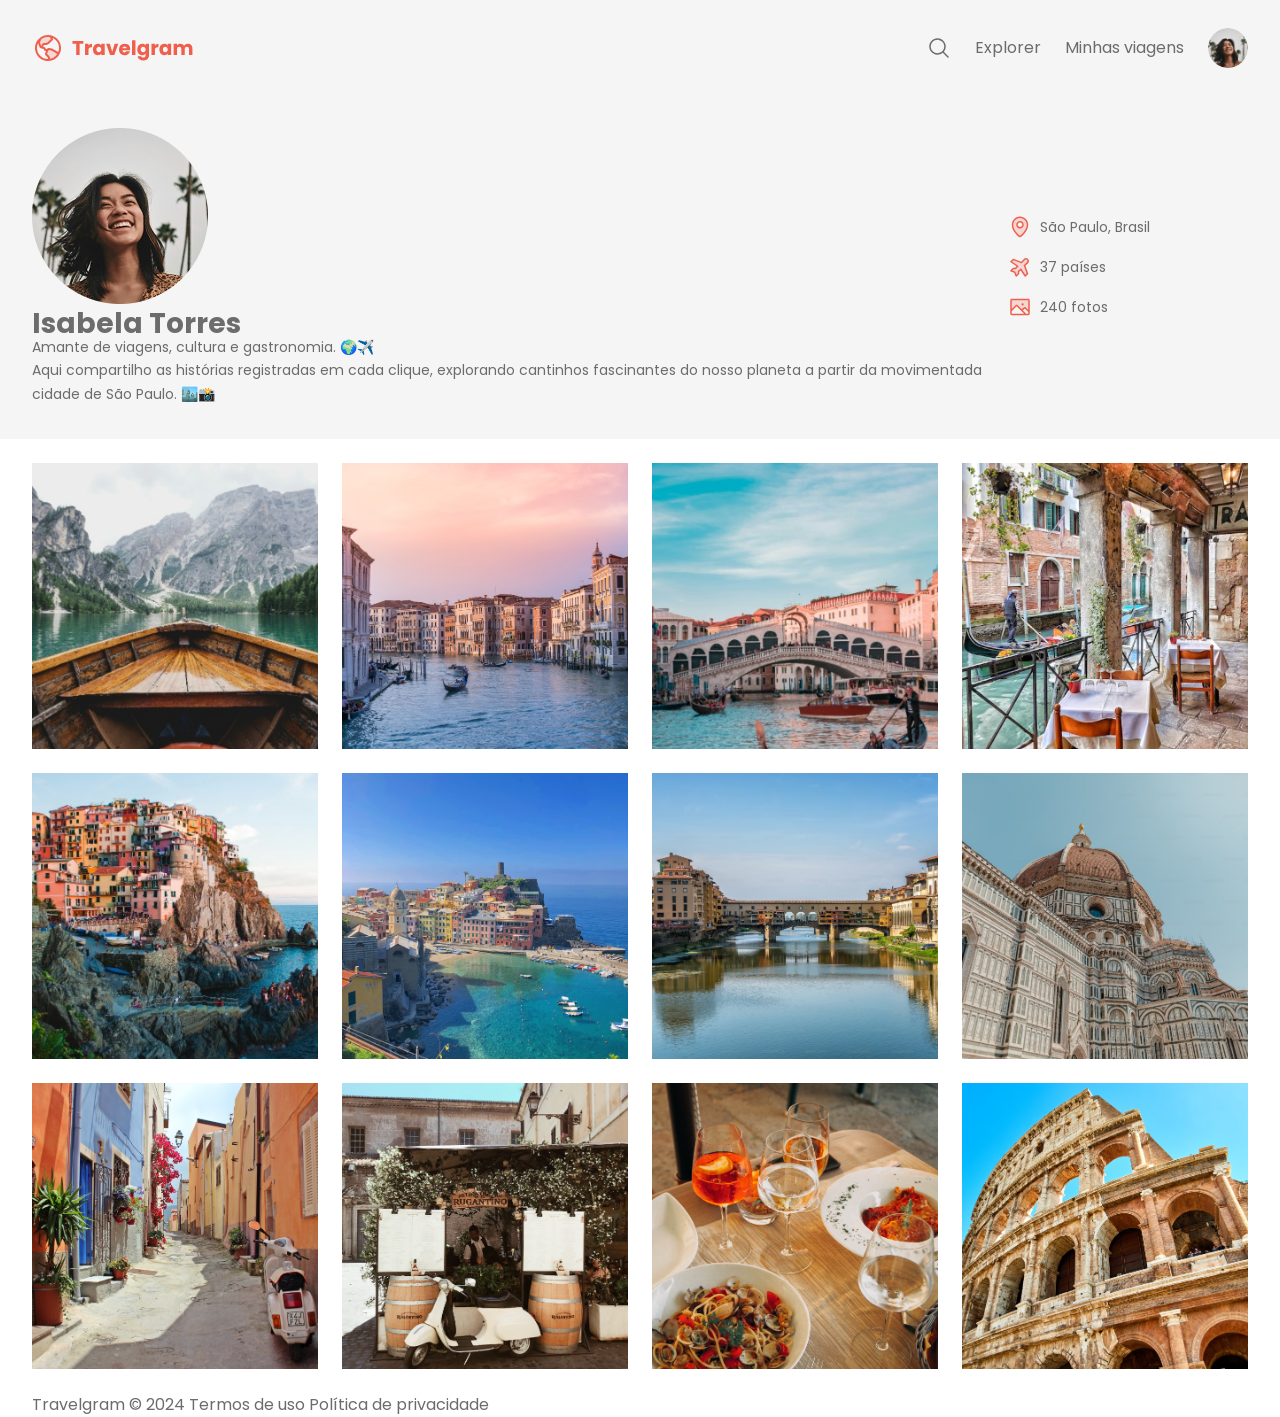
<file: index.html>
<!DOCTYPE html>
<html lang="pt-BR">

<head>
  <link rel="preconnect" href="https://fonts.googleapis.com">
  <link rel="preconnect" href="https://fonts.gstatic.com" crossorigin>

  <meta charset="UTF-8">
  <meta name="viewport" content="width=device-width, initial-scale=1.0">
  <title>Travelgram | Perfil de viagens</title>

  <link rel="stylesheet" href="styles/index.css">
  <link href="https://fonts.googleapis.com/css2?family=Poppins:wght@400;700&display=swap" rel="stylesheet">

</head>

<body>
  <div class="bg-surface-color">
    <nav class="container">
      <a href="#" id="logo">
        <img src="assets/icons/Logo.svg" alt="Travelgram Logo">
      </a>

      <ul id="primary-menu">
        <li>
          <a href="#">
            <img src="assets/icons/MagnifyingGlass.svg" alt="icone de lupa">
          </a>
        </li>
        <li><a href="#">Explorer</a></li>
        <li><a href="#">Minhas viagens</a></li>
        <li><a href="#">
            <img src="Profile pic.png" alt="foto de perfil do usuario">
          </a></li>
    </nav>
    <header>
      <div class="container">
        <div class="profile">
          <img src="Profile pic.png" alt="Foto de perfil do usuario">
          <div>
            <h1>Isabela Torres</h1>
            <p>Amante de viagens, cultura e gastronomia. 🌍✈️<br>
              Aqui compartilho as histórias registradas em cada clique, explorando cantinhos fascinantes do nosso
              planeta a partir da movimentada cidade de São Paulo. 🏙️📸</p>
          </div>
        </div>

        <ul id="info">
          <li>
            <img src="assets/icons/MapPin.svg" alt="Icone de mapa">
            <span>São Paulo, Brasil</span>
          </li>
          <li>
            <img src="assets/icons/AirplaneTilt.svg" alt="Icone de avião">
            <a href="#">37 países</a>
          </li>
          <li>
            <img src="assets/icons/Image.svg" alt="Icone de imagem">
            <span>240 fotos</span>
        </ul>
      </div>
    </header>
  </div>

  <main class="container">
    <img src="/assets/images/Image 01.png" alt="...">
    <img src="/assets/images/Image 02.png" alt="...">
    <img src="/assets/images/Image 03.png" alt="...">
    <img src="/assets/images/Image 04.png" alt="...">
    <img src="/assets/images/Image 05.png" alt="...">
    <img src="/assets/images/Image 06.png" alt="...">
    <img src="/assets/images/Image 07.png" alt="...">
    <img src="/assets/images/Image 08.png" alt="...">
    <img src="/assets/images/Image 09.png" alt="...">
    <img src="/assets/images/Image 10.png" alt="...">
    <img src="/assets/images/Image 11.png" alt="...">
    <img src="/assets/images/Image 12.png" alt="...">
  </main>

  <footer class="container">
    <span>Travelgram &copy; 2024</span>
    <span>Termos de uso</span>
    <span>Política de privacidade</span>
  </footer>
</body>

</html>
</file>
<file: styles/index.css>
@import url(global.css);
@import url(nav.css);
@import url(header.css);
@import url(main.css);
</file>
